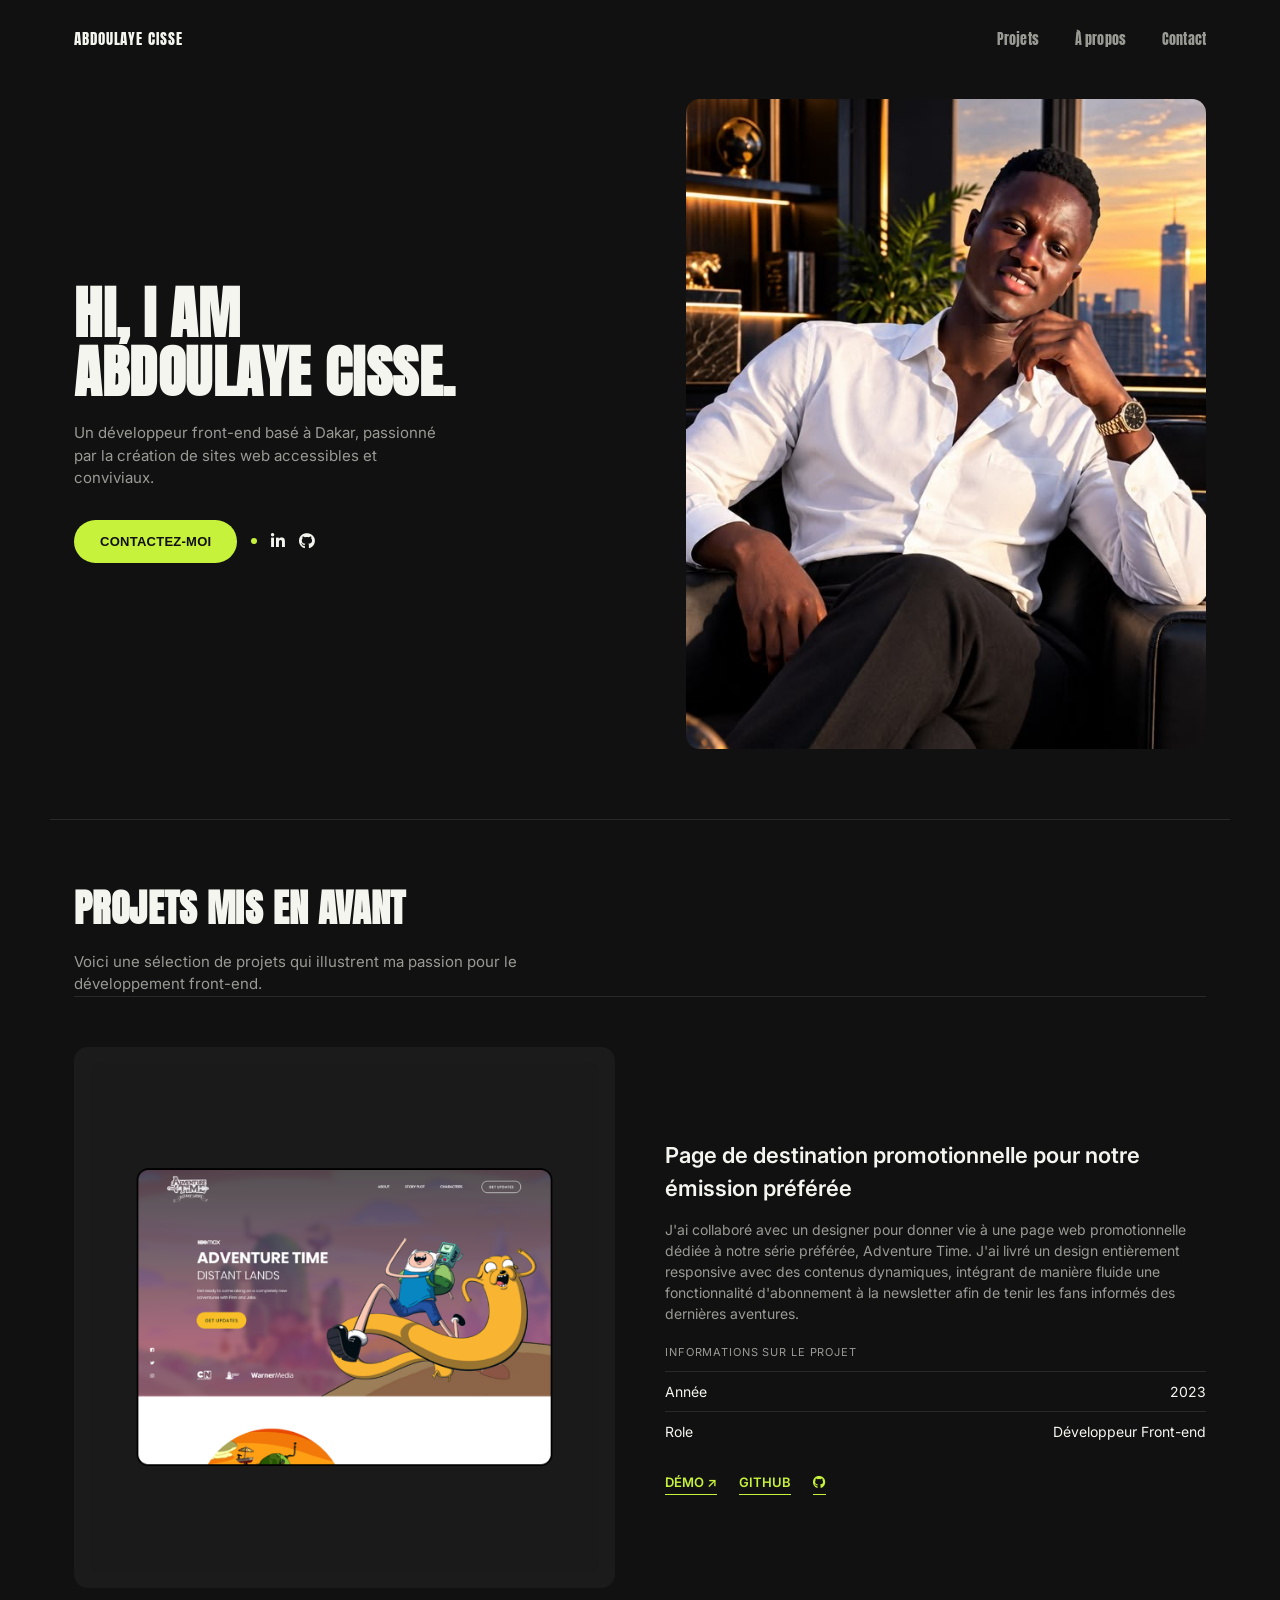
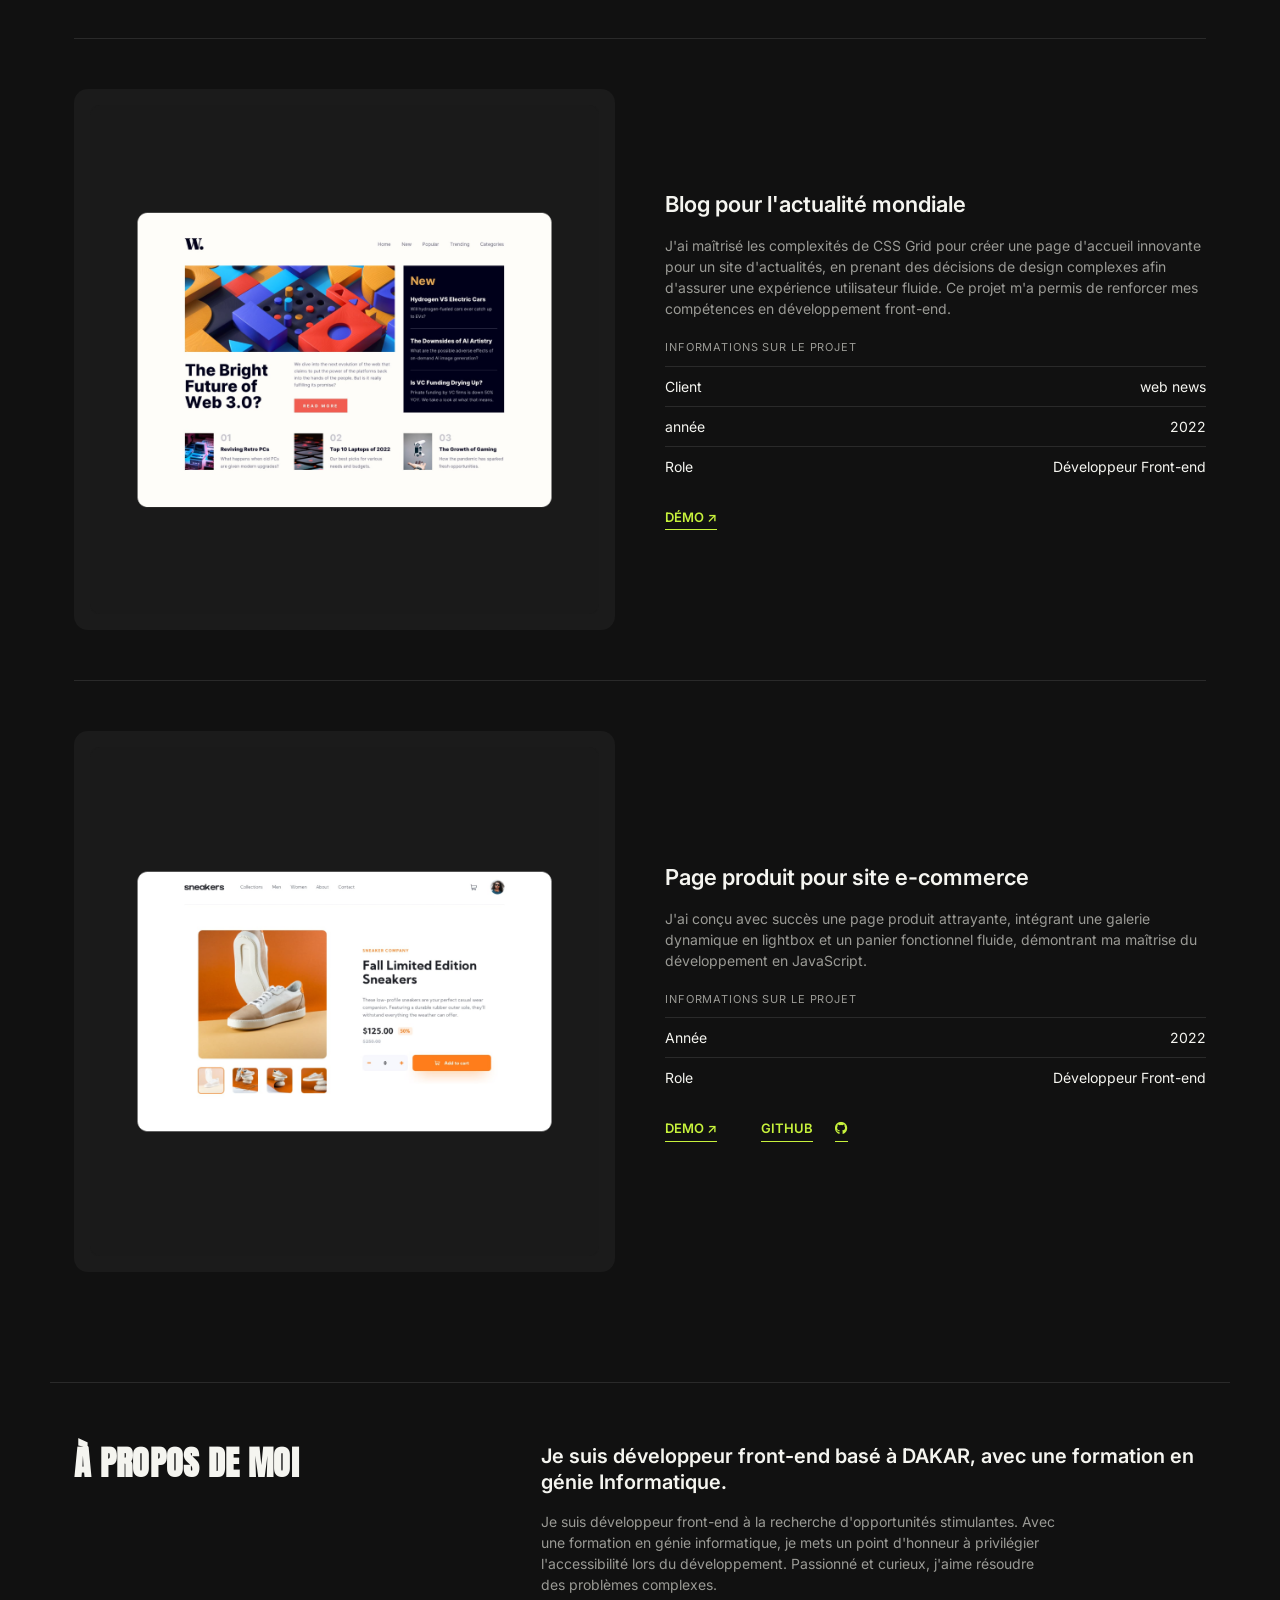
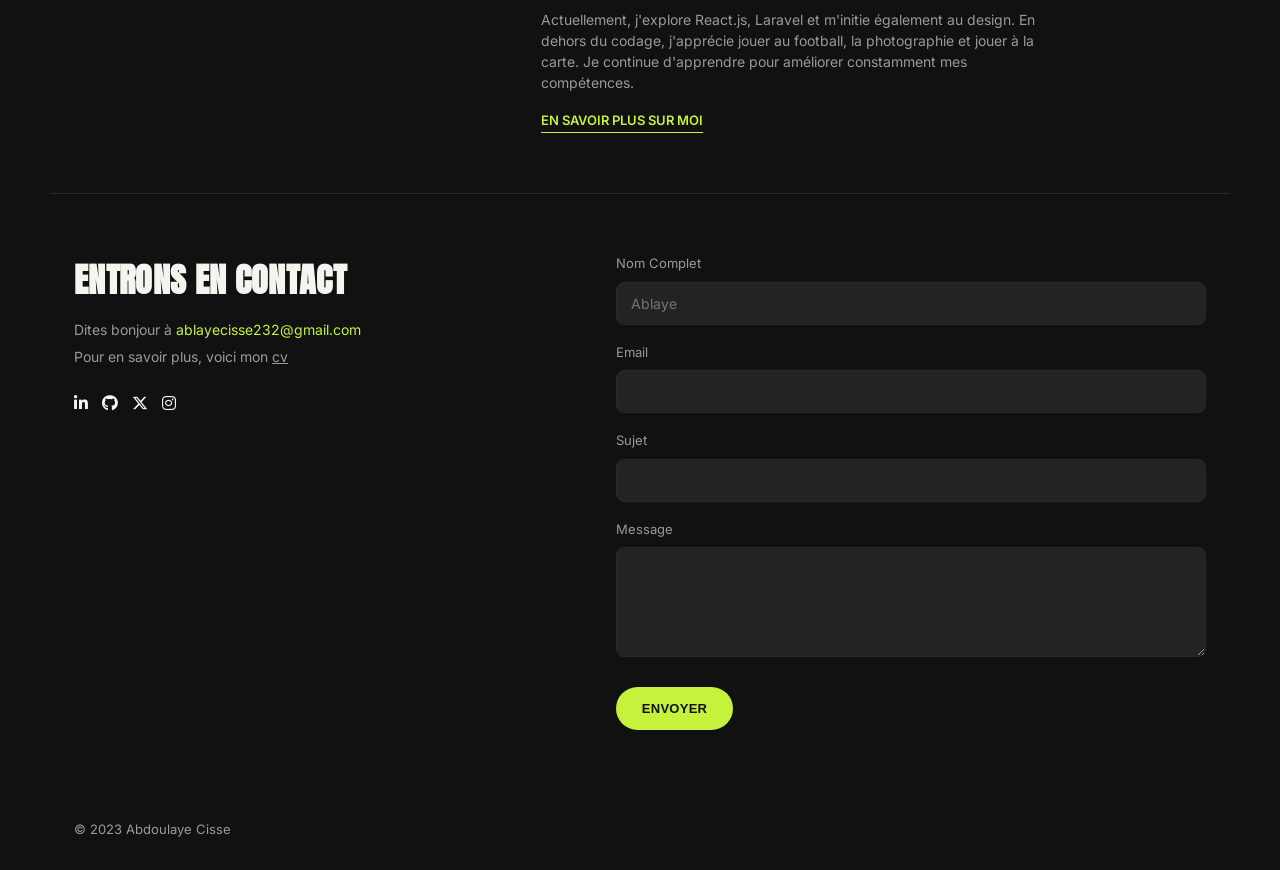
<file: index.html>
<!DOCTYPE html>
<html lang="fr">
<head>
<meta charset="UTF-8">
<meta name="viewport" content="width=device-width, initial-scale=1">
<title>Abdoulaye Cissé — Développeur Front-end</title>
<link rel="preconnect" href="https://fonts.googleapis.com">
<link rel="preconnect" href="https://fonts.gstatic.com" crossorigin>
<link href="https://fonts.googleapis.com/css2?family=Anton&family=Inter:wght@400;500;600&display=swap" rel="stylesheet">
<link rel="stylesheet" href="style.css">
<link rel="stylesheet" href="https://cdnjs.cloudflare.com/ajax/libs/font-awesome/6.5.0/css/all.min.css"> 
</head>
<body>

<header>
  <div class="brand">ABDOULAYE CISSE</div>
  <nav>
    <a href="#projets">Projets</a>
    <a href="apropos.html">À propos</a>
    <a href="#contact">Contact</a>
  </nav>
</header>

<section class="hero">
  <div>
    <h1>HI, I AM<br>ABDOULAYE CISSE.</h1>
    <p>Un développeur front-end basé à Dakar, passionné par la création de sites web accessibles et conviviaux.</p>
    <div class="hero-actions">
      <button class="btn">CONTACTEZ-MOI</button>
      <span class="dot"></span>
      <a href="#"> <i class="fa-brands fa-linkedin-in"></i> </a>
      <a href="#"> <i class="fa-brands fa-github"></i> </a>
    </div>
  </div>
  <div class="hero-photo">
    <img src="photo.jpeg" alt="Photo de Abdoulaye Cisse">
  </div>
</section>

<hr class="divider">

<section class="section" id="projets">
  <div class="section-head">
    <h2>PROJETS MIS EN AVANT</h2>
    <p>Voici une sélection de projets qui illustrent ma passion pour le développement front-end.</p>
  </div>

  <div class="project">
    <div class="project-img">
      <img src="projet1.png" alt="Page de destination Adventure Time">
    </div>
    <div class="project-info">
      <h3>Page de destination promotionnelle pour notre émission préférée</h3>
      <p>J'ai collaboré avec un designer pour donner vie à une page web promotionnelle dédiée à notre série préférée, Adventure Time. J'ai livré un design entièrement responsive avec des contenus dynamiques, intégrant de manière fluide une fonctionnalité d'abonnement à la newsletter afin de tenir les fans informés des dernières aventures.</p>
      <div class="meta-label">INFORMATIONS SUR LE PROJET</div>
      <div class="meta-row"><span>Année</span><span>2023</span></div>
      <div class="meta-row"><span>Role</span><span>Développeur Front-end</span></div>
      <div class="links">
        <a href="#">DÉMO ↗</a>
        <a href="#">GITHUB<a href="#"> <i class="fa-brands fa-github"></i> </a></a>
      </div>
    </div>
  </div>

  <div class="project">
    <div class="project-img">
      <img src="projet2.png" alt="Blog d'actualité mondiale">
    </div>
    <div class="project-info">
      <h3>Blog pour l'actualité mondiale</h3>
      <p>J'ai maîtrisé les complexités de CSS Grid pour créer une page d'accueil innovante pour un site d'actualités, en prenant des décisions de design complexes afin d'assurer une expérience utilisateur fluide. Ce projet m'a permis de renforcer mes compétences en développement front-end.</p>
      <div class="meta-label">INFORMATIONS SUR LE PROJET</div>
      <div class="meta-row"><span>Client</span><span>web news</span></div>
      <div class="meta-row"><span>année</span><span>2022</span></div>
      <div class="meta-row"><span>Role</span><span>Développeur Front-end</span></div>
      <div class="links"><a href="#">DÉMO ↗</a></div>
    </div>
  </div>

  <div class="project">
    <div class="project-img">
      <img src="projet3.png" alt="Page produit e-commerce">
    </div>
    <div class="project-info">
      <h3>Page produit pour site e-commerce</h3>
      <p>J'ai conçu avec succès une page produit attrayante, intégrant une galerie dynamique en lightbox et un panier fonctionnel fluide, démontrant ma maîtrise du développement en JavaScript.</p>
      <div class="meta-label">INFORMATIONS SUR LE PROJET</div>
      <div class="meta-row"><span>Année</span><span>2022</span></div>
      <div class="meta-row"><span>Role</span><span>Développeur Front-end</span></div>
      <div class="links">
        <a href="#">DEMO ↗</a>
        <a href="#"><a href="#">GITHUB<a href="#"> <i class="fa-brands fa-github"></i> </a></a></a>
      </div>
    </div>
  </div>
</section>




<hr class="divider">

<section class="section about" id="apropos">
  <h2>À PROPOS DE MOI</h2>
  <div class="about-copy">
    <h3>Je suis développeur front-end basé à DAKAR, avec une formation en génie Informatique.</h3>
    <p>Je suis développeur front-end à la recherche d'opportunités stimulantes. Avec une formation en génie informatique, je mets un point d'honneur à privilégier l'accessibilité lors du développement. Passionné et curieux, j'aime résoudre des problèmes complexes.</p>
    <p>Actuellement, j'explore React.js, Laravel et m'initie également au design. En dehors du codage, j'apprécie jouer au football, la photographie et jouer à la carte. Je continue d'apprendre pour améliorer constamment mes compétences.</p>
    <div class="links"><a href="apropos.html">EN SAVOIR PLUS SUR MOI</a></div>
  </div>
</section>

<hr class="divider">

<section class="section contact" id="contact">
  <div>
    <h2>ENTRONS EN CONTACT</h2>
    <p>Dites bonjour à <a class="mail" href="mailto:ablayecisse232@gmail.com">ablayecisse232@gmail.com</a></p>
    <p>Pour en savoir plus, voici mon <a href="CV.html" style="text-decoration:underline;">cv</a></p>
    <div class="social-row">
      <a href="#"> <i class="fa-brands fa-linkedin-in"></i> </a>
      <a href="#"> <i class="fa-brands fa-github"></i> </a>
     <a href="#"> <i class="fa-brands fa-x-twitter"></i> </a>
      <a href="#"> <i class="fa-brands fa-instagram"></i> </a>
    </div>
  </div>
  <form onsubmit="return false;">
    <div>
      <label for="name">Nom Complet</label>
      <input id="name" type="text" placeholder=Ablaye Cissé">
    </div>
    <div>
      <label for="email">Email</label>
      <input id="email" type="email">
    </div>
    <div>
      <label for="subject">Sujet</label>
      <input id="subject" type="text">
    </div>
    <div>
      <label for="message">Message</label>
      <textarea id="message"></textarea>
    </div>
    <button class="btn" type="submit">ENVOYER</button>
  </form>
</section>



<footer>© 2023 Abdoulaye Cisse</footer>

</body>
</html>
</file>
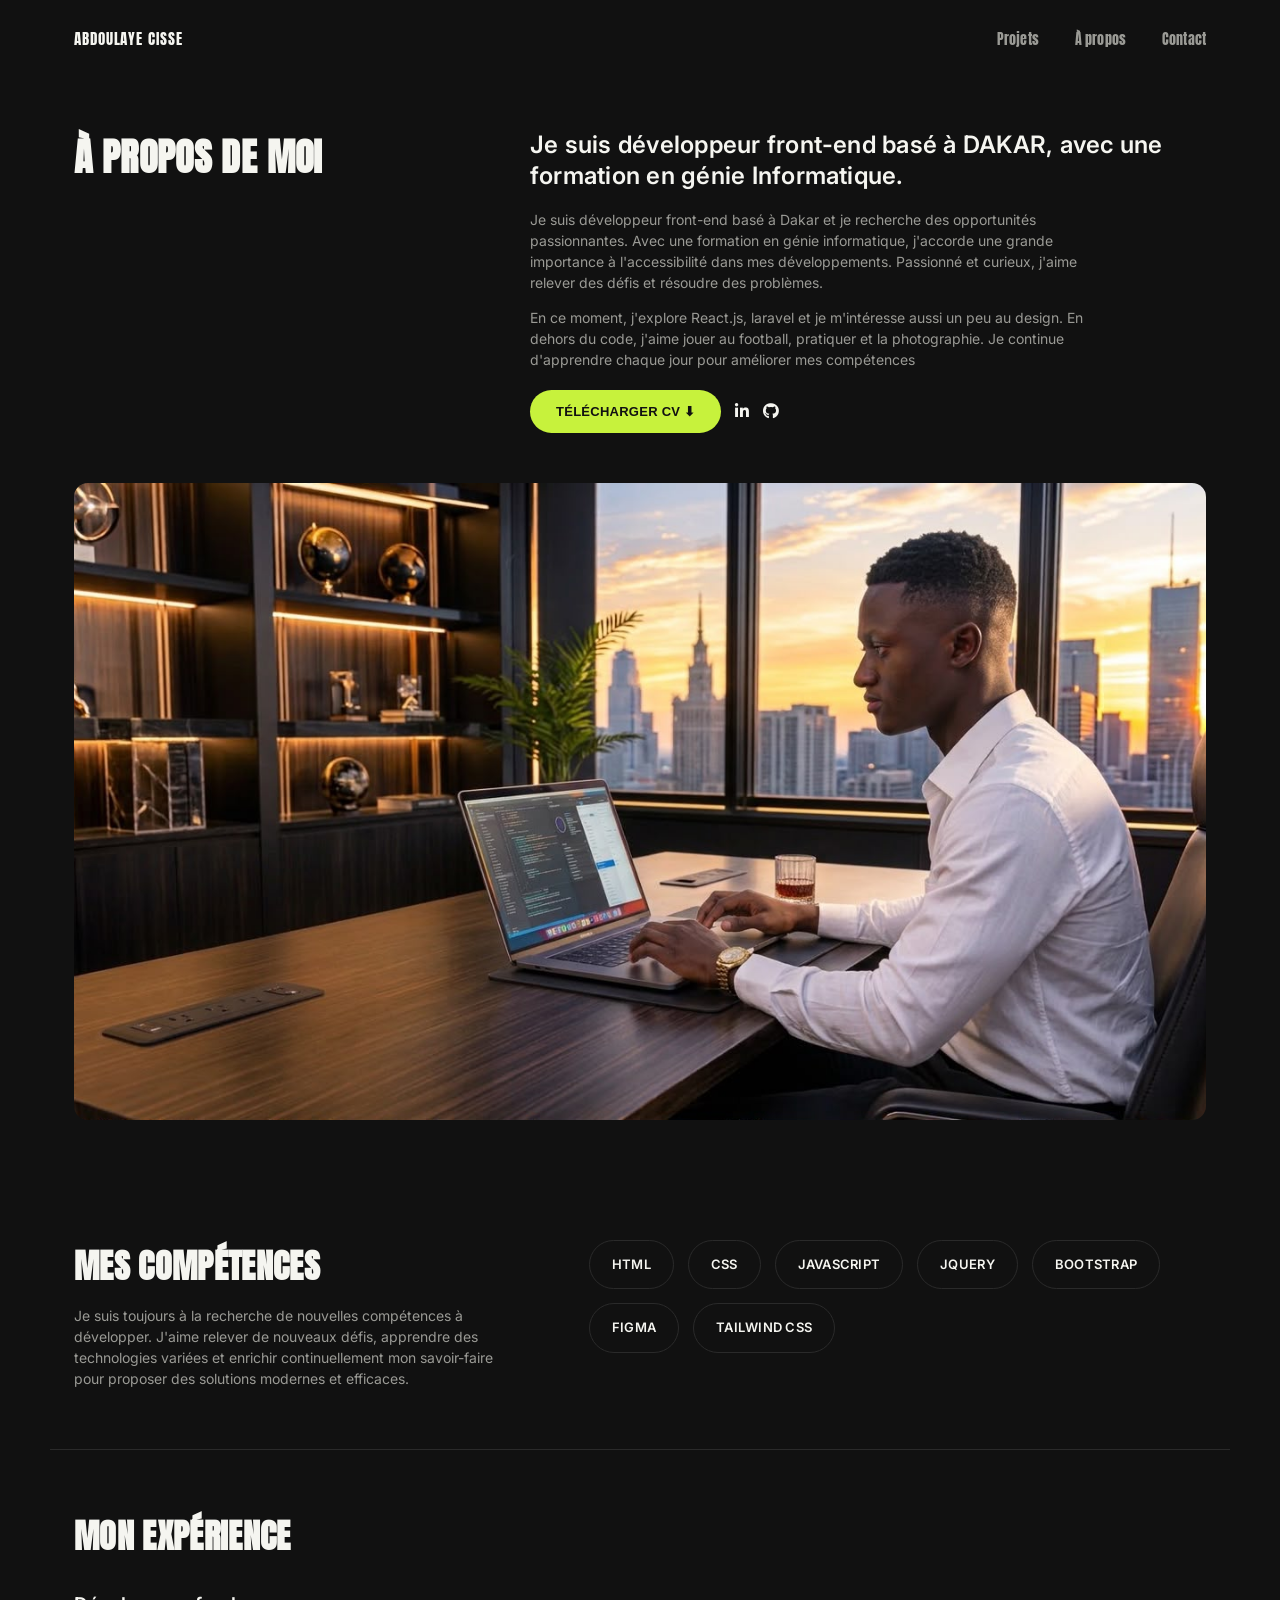
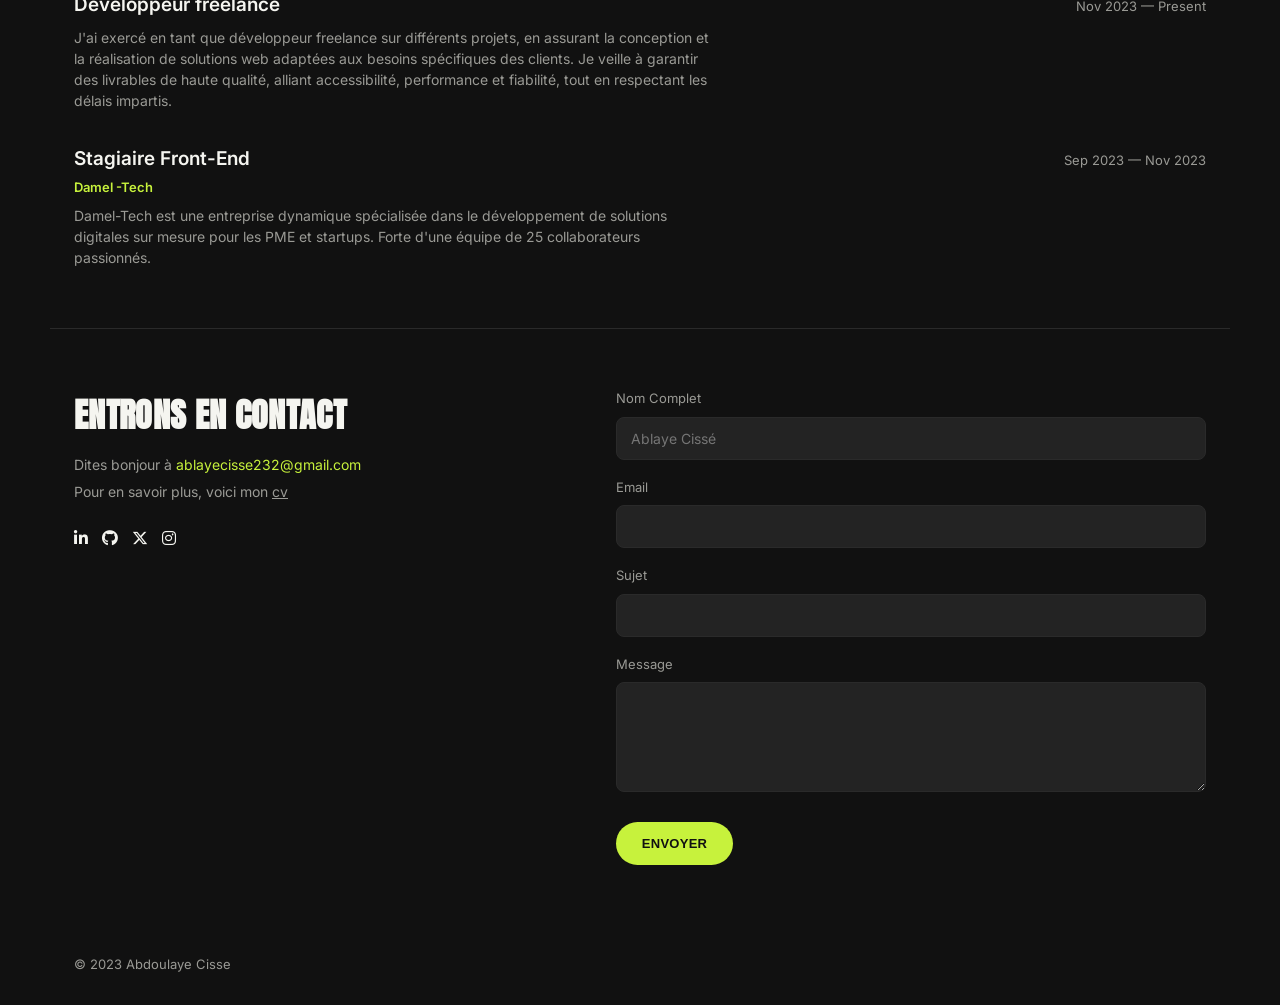
<file: apropos.html>
<!DOCTYPE html>
<html lang="fr">
<head>
<meta charset="UTF-8">
<meta name="viewport" content="width=device-width, initial-scale=1">
<title>Abdoulaye Cissé — Développeur Front-end</title>
<link rel="preconnect" href="https://fonts.googleapis.com">
<link rel="preconnect" href="https://fonts.gstatic.com" crossorigin>
<link href="https://fonts.googleapis.com/css2?family=Anton&family=Inter:wght@400;500;600&display=swap" rel="stylesheet">
<link rel="stylesheet" href="style.css">
<link rel="stylesheet" href="https://cdnjs.cloudflare.com/ajax/libs/font-awesome/6.5.0/css/all.min.css"> 
</head>
<body>

    
<header>
  <div class="brand">ABDOULAYE CISSE</div>
  <nav>
    <a href="#projets">Projets</a>
    <a href="apropos.html">À propos</a>
    <a href="#contact">Contact</a>
  </nav>
</header>

<section class="about-hero" id="À propos" >
  <div class="about-hero-text">
    <h1>À PROPOS DE MOI</h1>
  </div>
  <div class="about-hero-right">
    <h2>Je suis développeur front-end basé à DAKAR, avec une formation en génie Informatique.</h2>
    <p>Je suis développeur front-end basé à Dakar et je recherche des opportunités passionnantes. Avec une formation en génie informatique, j'accorde une grande importance à l'accessibilité dans mes développements. Passionné et curieux, j'aime relever des défis et résoudre des problèmes.</p>
    <p>En ce moment, j'explore React.js, laravel et je m'intéresse aussi un peu au design. En dehors du code, j'aime jouer au football, pratiquer et la photographie. Je continue d'apprendre chaque jour pour améliorer mes compétences</p>
    <div class="about-actions">
      <button class="btn"><a href="CV.html">TÉLÉCHARGER CV ⬇</a></button>
      <a href="#"> <i class="fa-brands fa-linkedin-in"></i> </a>
      <a href="#"> <i class="fa-brands fa-github"></i> </a>
    </div>
  </div>
</section>

<div class="about-photo">
  <img src="photo-apropos.jpeg" alt="Photo de Moussa Ndoye">
</div>

<section class="section skills">
  <div class="skills-head">
    <h2>MES COMPÉTENCES</h2>
    <p>Je suis toujours à la recherche de nouvelles compétences à développer. J'aime relever de nouveaux défis, apprendre des technologies variées et enrichir continuellement mon savoir-faire pour proposer des solutions modernes et efficaces.</p>
  </div>
  <div class="skills-list">
    <span class="tag">HTML</span>
    <span class="tag">CSS</span>
    <span class="tag">JAVASCRIPT</span>
    <span class="tag">JQUERY</span>
    <span class="tag">BOOTSTRAP</span>
    <span class="tag">FIGMA</span>
    <span class="tag">TAILWIND CSS</span>
  </div>
</section>
 
<hr class="divider">

<section class="section experience">
  <h2>MON EXPÉRIENCE</h2>
  <div class="exp-list">
    <div class="exp-item">
      <div class="exp-top">
        <h3>Développeur freelance</h3>
        <span class="exp-date">Nov 2023 — Present</span>
      </div>
      <p>J'ai exercé en tant que développeur freelance sur différents projets, en assurant la conception et la réalisation de solutions web adaptées aux besoins spécifiques des clients. Je veille à garantir des livrables de haute qualité, alliant accessibilité, performance et fiabilité, tout en respectant les délais impartis.</p>
    </div>
    <div class="exp-item">
      <div class="exp-top">
        <h3>Stagiaire Front-End</h3>
        <span class="exp-date">Sep 2023 — Nov 2023</span>
      </div>
      <div class="exp-company">Damel -Tech</div>
      <p>Damel-Tech est une entreprise dynamique spécialisée dans le développement de solutions digitales sur mesure pour les PME et startups. Forte d'une équipe de 25 collaborateurs passionnés.</p>
    </div>
  </div>
</section>

<hr class="divider">

<section class="section contact" id="contact">
  <div>
    <h2>ENTRONS EN CONTACT</h2>
    <p>Dites bonjour à <a class="mail" href="mailto:ablayecisse232@gmail.com">ablayecisse232@gmail.com</a></p>
    <p>Pour en savoir plus, voici mon <a href="#" style="text-decoration:underline;">cv</a></p>
    <div class="social-row">
     <a href="#"> <i class="fa-brands fa-linkedin-in"></i> </a>
      <a href="#"> <i class="fa-brands fa-github"></i> </a>
     <a href="#"> <i class="fa-brands fa-x-twitter"></i> </a>
      <a href="#"> <i class="fa-brands fa-instagram"></i> </a>
    </div>
  </div>
  <form onsubmit="return false;">
    <div>
      <label for="name">Nom Complet</label>
      <input id="name" type="text" placeholder="Ablaye Cissé">
    </div>
    <div>
      <label for="email">Email</label>
      <input id="email" type="email">
    </div>
    <div>
      <label for="subject">Sujet</label>
      <input id="subject" type="text">
    </div>
    <div>
      <label for="message">Message</label>
      <textarea id="message"></textarea>
    </div>
    <button class="btn" type="submit">ENVOYER</button>
  </form>
</section>







    <footer>© 2023 Abdoulaye Cisse</footer>

</body>
</html>
</file>
<file: style.css>
:root{
  --bg:#111111;
  --bg-panel:#1b1b1b;
  --bg-input:#232323;
  --text:#f5f5f0;
  --muted:#9a9a95;
  --accent:#c7f23c;
  --line:#2a2a2a;
}
*{box-sizing:border-box;margin:0;padding:0;}
body{
  background:var(--bg);
  color:var(--text);
  font-family:'Inter',system-ui,sans-serif;
  line-height:1.5;
}
h1,h2,.brand,nav a{
  font-family:'Anton',sans-serif;
  letter-spacing:0.01em;
}
a{color:inherit;text-decoration:none;}
img{max-width:100%;display:block;}

header{
  display:flex;justify-content:space-between;align-items:center;
  padding:28px 24px;max-width:1180px;margin:0 auto;
}
.brand{font-size:15px;letter-spacing:0.06em;}
nav{display:flex;gap:36px;font-size:14px;color:var(--muted);}
nav a:hover{color:var(--text);}

.hero{
  display:grid;grid-template-columns:1.1fr 1fr;gap:40px;
  max-width:1180px;margin:0 auto;padding:20px 24px 70px;
  align-items:center;
}
.hero h1{font-size:56px;line-height:1.05;}
.hero p{color:var(--muted);margin-top:20px;max-width:380px;font-size:15px;}
.hero-actions{display:flex;align-items:center;gap:14px;margin-top:30px;}

.dot{width:6px;height:6px;border-radius:50%;background:var(--accent);}

.hero-photo{
  background:#d9d9d9;border-radius:14px;overflow:hidden;
  aspect-ratio:4/5;
}
.hero-photo img{width:100%;height:100%;object-fit:cover;}



.section{padding:70px 24px;max-width:1180px;margin:0 auto;}
.section-head h2{font-size:38px;margin-bottom:14px;}
.section-head p{color:var(--muted);font-size:15px;max-width:460px;}

.project{
  display:grid;grid-template-columns:1fr 1fr;gap:50px;
  align-items:center;padding:50px 0;border-top:1px solid var(--line);
}
.project:first-of-type{border-top:none;padding-top:40px;}
.project-img{
  background:var(--bg-panel);border-radius:14px;padding:16px;
}
.project-img img{border-radius:6px;width:100%;}
.project-info h3{
  font-family:'Inter',sans-serif;font-weight:600;font-size:22px;
  margin-bottom:14px;
}
.project-info > p{color:var(--muted);font-size:14px;margin-bottom:20px;}
.meta-label{color:var(--muted);font-size:11px;text-transform:uppercase;letter-spacing:0.08em;margin-bottom:10px;}
.meta-row{display:flex;justify-content:space-between;font-size:14px;padding:9px 0;border-top:1px solid var(--line);}
.links{display:flex;gap:22px;margin-top:22px;font-size:13px;font-weight:600;color: #c7f23c;}
.links a{border-bottom:1px solid var(--accent);padding-bottom:2px;}

.about{
  display:grid;grid-template-columns:0.9fr 1.4fr;gap:40px;
}
.about h2{font-size:34px;line-height:1.15;}
.about-copy h3{
  font-family:'Inter',sans-serif;font-weight:600;font-size:20px;
  margin-bottom:16px;line-height:1.3;
}
.about-copy p{color:var(--muted);font-size:14px;margin-bottom:14px;max-width:520px;}
.about-copy .links{margin-top:18px;}

.contact{display:grid;grid-template-columns:1fr 1.2fr;gap:50px;}
.contact h2{font-size:34px;margin-bottom:14px;}
.contact > div:first-child > p{color:var(--muted);font-size:14px;margin-bottom:6px;}
.contact a.mail{color:var(--accent);}
.social-row{display:flex;gap:14px;margin-top:24px;}
form{display:flex;flex-direction:column;gap:18px;}
label{font-size:13px;color:var(--muted);display:block;margin-bottom:8px;}
input,textarea{
  width:100%;background:var(--bg-input);border:1px solid var(--line);
  border-radius:8px;padding:12px 14px;color:var(--text);font-family:inherit;
  font-size:14px;
}
textarea{resize:vertical;min-height:110px;}
form .btn{align-self:flex-start;margin-top:6px;}

footer{
  padding:30px 24px;max-width:1180px;margin:0 auto;
  color:var(--muted);font-size:13px;
}

@media (max-width:820px){
  header{flex-direction:column;gap:16px;text-align:center;}
  nav{gap:20px;}
  .hero,.project,.about,.contact{grid-template-columns:1fr;}
  .hero{padding-top:10px;}
  .hero h1{font-size:40px;}
  .hero-photo{order:-1;aspect-ratio:16/10;}
  .project-img{order:-1;}
}



h1,h2,.tag{
  font-family:'Anton',sans-serif;
  letter-spacing:0.01em;
}
a{color:inherit;text-decoration:none;}
img{max-width:100%;display:block;}

.about-hero{
  display:grid;grid-template-columns:0.8fr 1.3fr;gap:40px;
  max-width:1180px;margin:0 auto;padding:50px 24px 30px;
  align-items:start;
}
.about-hero-text h1{font-size:38px;}
.about-hero-right h2{
  font-family:'Inter',sans-serif;font-weight:600;font-size:24px;
  line-height:1.3;margin-bottom:18px;
}
.about-hero-right p{color:var(--muted);font-size:14px;margin-bottom:14px;max-width:560px;}
.about-actions{display:flex;align-items:center;gap:14px;margin-top:20px;}
.btn{
  background:var(--accent);color:#111;font-weight:600;font-size:13px;
  padding:14px 26px;border-radius:999px;border:none;cursor:pointer;
  letter-spacing:0.02em;
}
.icon-btn{
  width:38px;height:38px;border-radius:50%;border:1px solid #333;
  display:flex;align-items:center;justify-content:center;font-size:15px;
}

.about-photo{
  max-width:1180px;margin:0 auto;padding:20px 24px 60px;
}
.about-photo img{
  width:100%;background:#d9d9d9;border-radius:14px;
  aspect-ratio:16/9;object-fit:cover;
}

.section{padding:60px 24px;max-width:1180px;margin:0 auto;}
hr.divider{border:none;border-top:1px solid var(--line);max-width:1180px;margin:0 auto;}

.skills{display:grid;grid-template-columns:1fr 1.3fr;gap:40px;align-items:start;}
.skills-head h2{font-size:34px;margin-bottom:14px;}
.skills-head p{color:var(--muted);font-size:14px;max-width:440px;}
.skills-list{display:flex;flex-wrap:wrap;gap:14px;align-content:flex-start;}
.tag{
  font-family:'Inter',sans-serif;font-weight:600;font-size:13px;
  border:1px solid var(--line);border-radius:999px;
  padding:14px 22px;letter-spacing:0.02em;
}

.experience h2{font-size:34px;margin-bottom:30px;}
.exp-list{display:flex;flex-direction:column;gap:34px;}
.exp-top{display:flex;justify-content:space-between;align-items:baseline;gap:20px;}
.exp-top h3{
  font-family:'Inter',sans-serif;font-weight:600;font-size:19px;
}
.exp-date{color:var(--muted);font-size:13px;white-space:nowrap;}
.exp-company{color:var(--accent);font-size:13px;font-weight:600;margin-top:4px;margin-bottom:8px;}
.exp-item p{color:var(--muted);font-size:14px;max-width:640px;margin-top:8px;}

.contact{display:grid;grid-template-columns:1fr 1.2fr;gap:50px;}
.contact h2{font-size:34px;margin-bottom:14px;}
.contact > div:first-child > p{color:var(--muted);font-size:14px;margin-bottom:6px;}
.contact a.mail{color:var(--accent);}
.social-row{display:flex;gap:14px;margin-top:24px;}
form{display:flex;flex-direction:column;gap:18px;}
label{font-size:13px;color:var(--muted);display:block;margin-bottom:8px;}
input,textarea{
  width:100%;background:var(--bg-input);border:1px solid var(--line);
  border-radius:8px;padding:12px 14px;color:var(--text);font-family:inherit;
  font-size:14px;
}
textarea{resize:vertical;min-height:110px;}
form .btn{align-self:flex-start;margin-top:6px;}

footer{
  padding:30px 24px;max-width:1180px;margin:0 auto;
  color:var(--muted);font-size:13px;
}

@media (max-width:820px){
  .about-hero,.skills,.contact{grid-template-columns:1fr;}
  .exp-top{flex-direction:column;gap:4px;}
}
</file>
